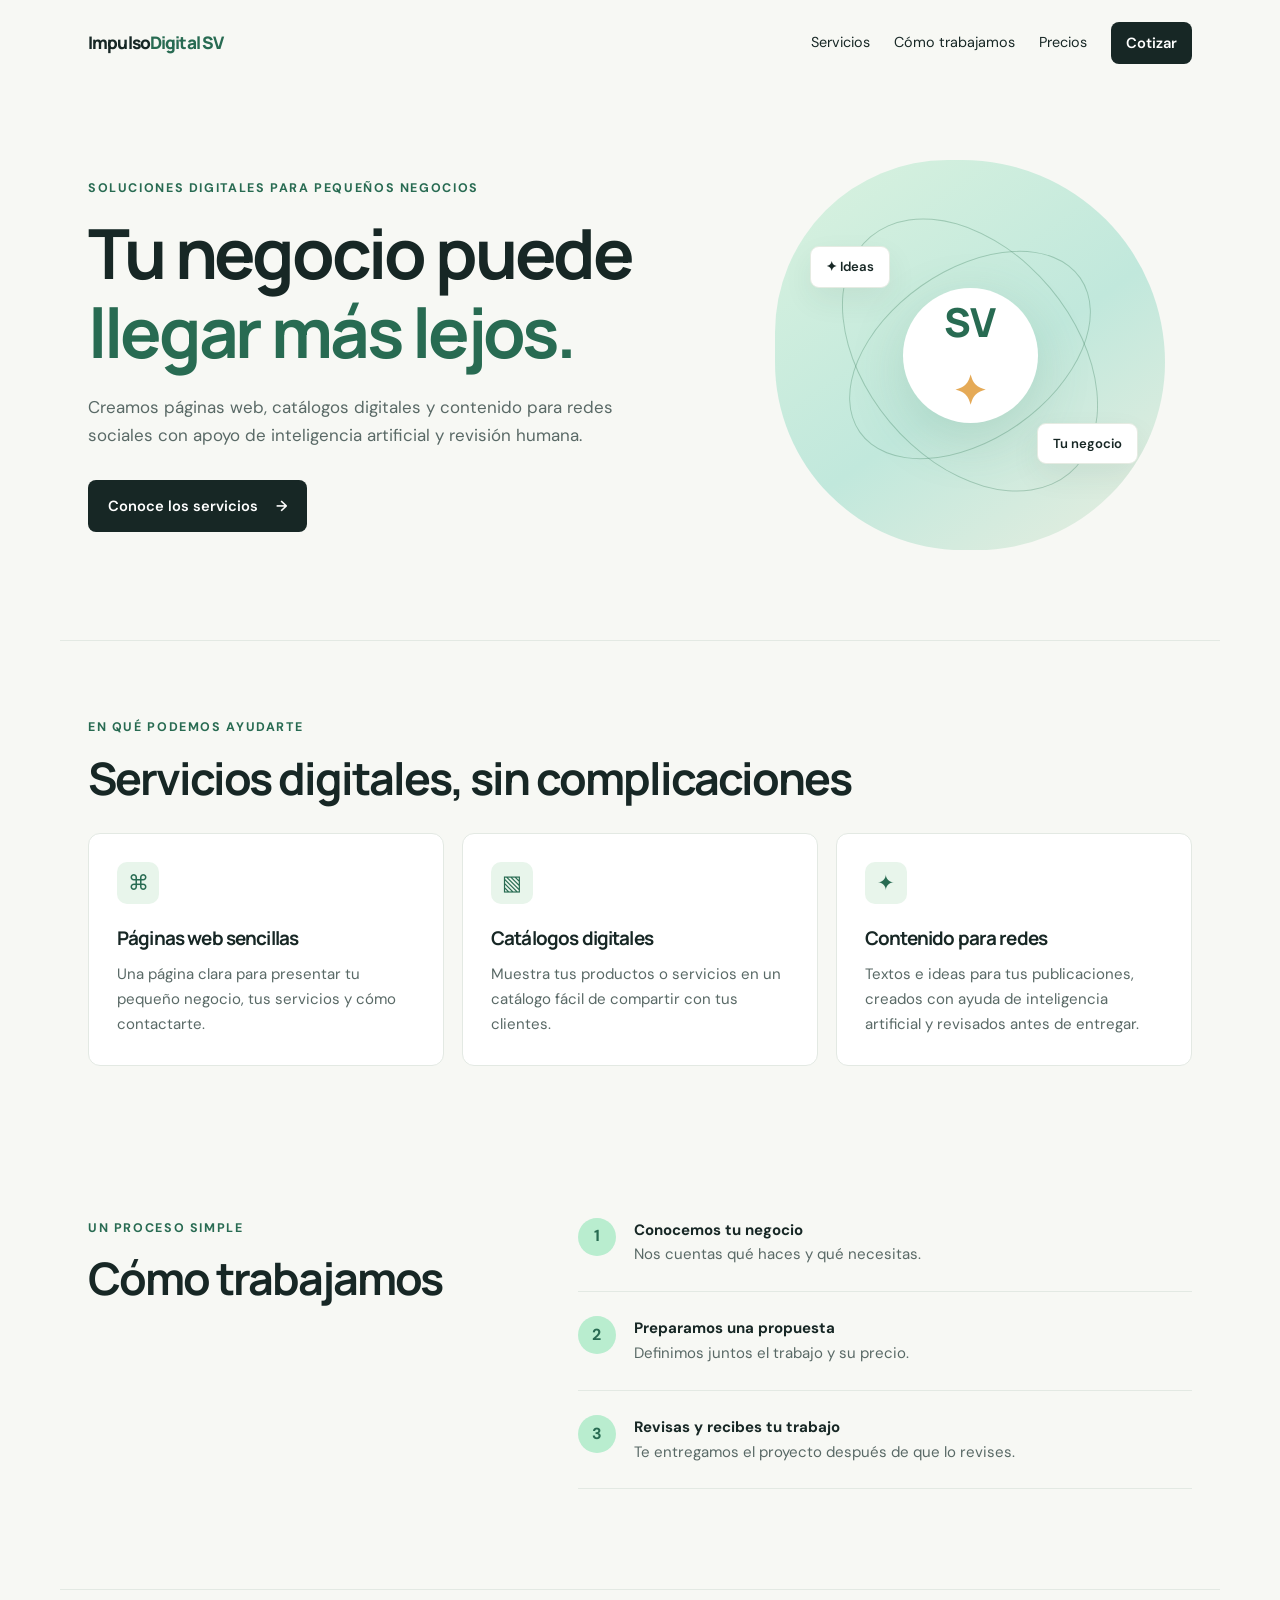
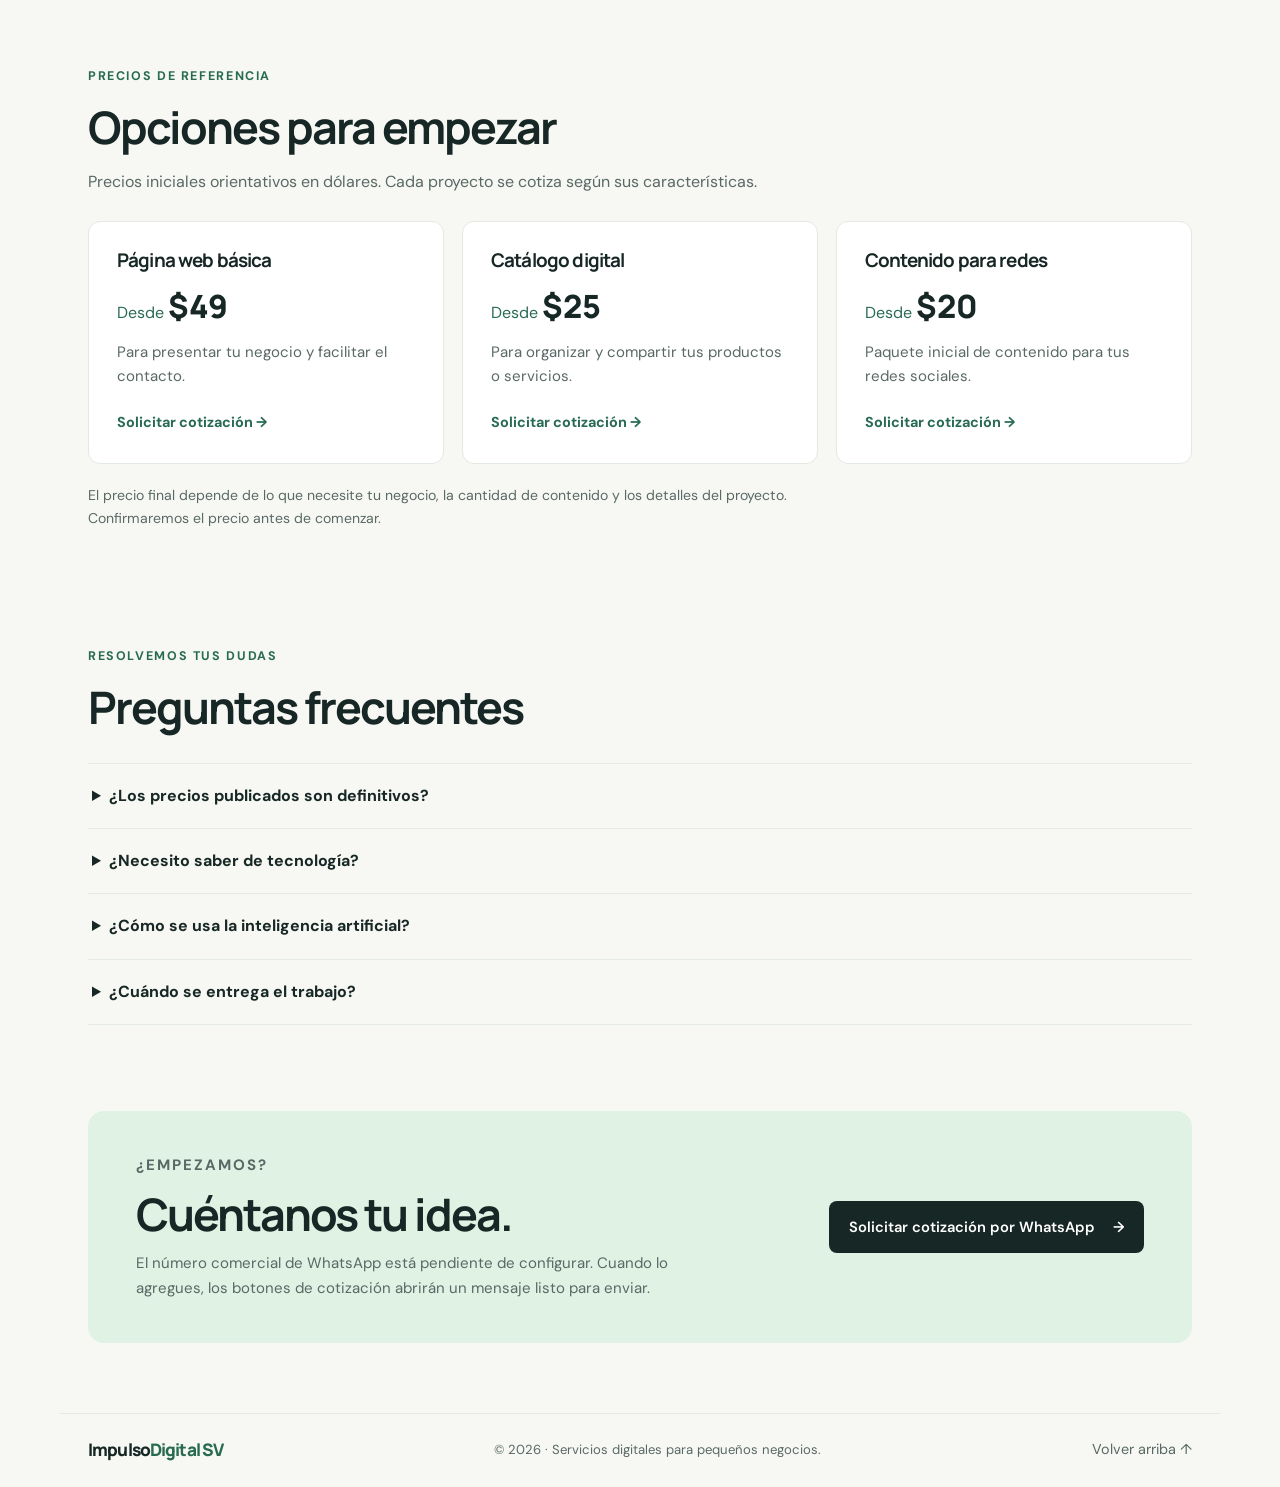
<file: index.html>
<!doctype html>
<html lang="es">
<head>
  <meta charset="utf-8">
  <meta name="viewport" content="width=device-width, initial-scale=1">
  <meta name="description" content="Páginas web, catálogos digitales y contenido para redes sociales para pequeños negocios en El Salvador.">
  <title>Impulso Digital SV | Servicios digitales</title>
  <link rel="stylesheet" href="estilos.css">
</head>
<body>
  <header class="barra">
    <a class="marca" href="#inicio">Impulso<span>Digital SV</span></a>
    <nav aria-label="Navegación principal">
      <a href="#servicios">Servicios</a>
      <a href="#proceso">Cómo trabajamos</a>
      <a href="#precios">Precios</a>
      <a class="boton boton-pequeno" href="#contacto">Cotizar</a>
    </nav>
  </header>

  <main>
    <section class="portada" id="inicio">
      <div class="portada-texto">
        <p class="etiqueta">Soluciones digitales para pequeños negocios</p>
        <h1>Tu negocio puede <span>llegar más lejos.</span></h1>
        <p class="intro">Creamos páginas web, catálogos digitales y contenido para redes sociales con apoyo de inteligencia artificial y revisión humana.</p>
        <a class="boton" href="#servicios">Conoce los servicios <span aria-hidden="true">→</span></a>
      </div>
      <div class="tarjeta-visual" aria-hidden="true">
        <div class="orbita orbita-una"></div><div class="orbita orbita-dos"></div>
        <div class="centro">SV<span>✦</span></div>
        <div class="nota nota-uno">✦ Ideas</div><div class="nota nota-dos">Tu negocio</div>
      </div>
    </section>

    <section class="seccion servicios" id="servicios">
      <p class="etiqueta">En qué podemos ayudarte</p>
      <h2>Servicios digitales, sin complicaciones</h2>
      <div class="rejilla">
        <article class="servicio"><span class="icono" aria-hidden="true">⌘</span><h3>Páginas web sencillas</h3><p>Una página clara para presentar tu pequeño negocio, tus servicios y cómo contactarte.</p></article>
        <article class="servicio"><span class="icono" aria-hidden="true">▧</span><h3>Catálogos digitales</h3><p>Muestra tus productos o servicios en un catálogo fácil de compartir con tus clientes.</p></article>
        <article class="servicio"><span class="icono" aria-hidden="true">✦</span><h3>Contenido para redes</h3><p>Textos e ideas para tus publicaciones, creados con ayuda de inteligencia artificial y revisados antes de entregar.</p></article>
      </div>
    </section>

    <section class="seccion como" id="proceso">
      <div><p class="etiqueta">Un proceso simple</p><h2>Cómo trabajamos</h2></div>
      <ol><li><b>1</b><span><strong>Conocemos tu negocio</strong><br>Nos cuentas qué haces y qué necesitas.</span></li><li><b>2</b><span><strong>Preparamos una propuesta</strong><br>Definimos juntos el trabajo y su precio.</span></li><li><b>3</b><span><strong>Revisas y recibes tu trabajo</strong><br>Te entregamos el proyecto después de que lo revises.</span></li></ol>
    </section>

    <section class="seccion precios" id="precios">
      <p class="etiqueta">Precios de referencia</p>
      <h2>Opciones para empezar</h2>
      <p class="nota-precios">Precios iniciales orientativos en dólares. Cada proyecto se cotiza según sus características.</p>
      <div class="rejilla">
        <article class="precio"><h3>Página web básica</h3><p class="desde">Desde <strong>$49</strong></p><p>Para presentar tu negocio y facilitar el contacto.</p><a class="enlace-cotizacion" href="#contacto">Solicitar cotización →</a></article>
        <article class="precio"><h3>Catálogo digital</h3><p class="desde">Desde <strong>$25</strong></p><p>Para organizar y compartir tus productos o servicios.</p><a class="enlace-cotizacion" href="#contacto">Solicitar cotización →</a></article>
        <article class="precio"><h3>Contenido para redes</h3><p class="desde">Desde <strong>$20</strong></p><p>Paquete inicial de contenido para tus redes sociales.</p><a class="enlace-cotizacion" href="#contacto">Solicitar cotización →</a></article>
      </div>
      <p class="aclaracion">El precio final depende de lo que necesite tu negocio, la cantidad de contenido y los detalles del proyecto. Confirmaremos el precio antes de comenzar.</p>
    </section>

    <section class="seccion preguntas" id="preguntas">
      <p class="etiqueta">Resolvemos tus dudas</p>
      <h2>Preguntas frecuentes</h2>
      <div class="lista-preguntas">
        <details><summary>¿Los precios publicados son definitivos?</summary><p>No. Son precios iniciales orientativos. Cada proyecto se cotiza según sus características y confirmamos el precio contigo antes de iniciar.</p></details>
        <details><summary>¿Necesito saber de tecnología?</summary><p>No. Te acompañamos paso a paso y te explicamos el proceso con palabras sencillas.</p></details>
        <details><summary>¿Cómo se usa la inteligencia artificial?</summary><p>La usamos como apoyo para algunas tareas. Revisamos el contenido y trabajamos contigo para que se ajuste a tu negocio.</p></details>
        <details><summary>¿Cuándo se entrega el trabajo?</summary><p>El plazo depende de lo que acordemos en la propuesta. Revisas el trabajo antes de la entrega final.</p></details>
      </div>
    </section>

    <section class="llamada" id="contacto"><div><p class="etiqueta">¿Empezamos?</p><h2>Cuéntanos tu idea.</h2><p>El número comercial de WhatsApp está pendiente de configurar. Cuando lo agregues, los botones de cotización abrirán un mensaje listo para enviar.</p></div><a class="boton boton-claro enlace-cotizacion" href="#contacto" target="_blank" rel="noopener noreferrer">Solicitar cotización por WhatsApp <span aria-hidden="true">→</span></a></section>
  </main>

  <footer><a class="marca" href="#inicio">Impulso<span>Digital SV</span></a><p>© 2026 · Servicios digitales para pequeños negocios.</p><a href="#inicio">Volver arriba ↑</a></footer>
  <script>
    // PENDIENTE DE CONFIGURAR: reemplaza 503XXXXXXXX por tu número salvadoreño real, solo con dígitos.
    // Formato: 503 seguido de los 8 dígitos del número, sin espacios, + ni guiones.
    const NUMERO_WHATSAPP = "503XXXXXXXX";
    const MENSAJE_WHATSAPP = "Hola, quisiera solicitar una cotización";
    const numeroConfigurado = /^503\d{8}$/.test(NUMERO_WHATSAPP);
    const enlacesCotizacion = document.querySelectorAll(".enlace-cotizacion");

    if (numeroConfigurado) {
      const enlaceWhatsApp = `https://wa.me/${NUMERO_WHATSAPP}?text=${encodeURIComponent(MENSAJE_WHATSAPP)}`;
      enlacesCotizacion.forEach((enlace) => {
        enlace.href = enlaceWhatsApp;
      });
    } else {
      enlacesCotizacion.forEach((enlace) => {
        enlace.setAttribute("aria-disabled", "true");
        enlace.title = "El número de WhatsApp está pendiente de configurar";
      });
    }
  </script>
</body>
</html>
</file>
<file: estilos.css>
@import url('https://fonts.googleapis.com/css2?family=DM+Sans:wght@400;500;600;700&family=Manrope:wght@400;500;600;700;800&display=swap');
:root{--tinta:#172725;--suave:#596966;--fondo:#f7f8f4;--verde:#b9edcf;--acento:#286b52;--linea:#e3e9e3}
*{box-sizing:border-box}html{scroll-behavior:smooth}body{margin:0;background:var(--fondo);color:var(--tinta);font-family:'DM Sans',Arial,sans-serif;line-height:1.65}.barra,footer{display:flex;align-items:center;justify-content:space-between;max-width:1160px;margin:auto;padding:22px 28px}.marca{text-decoration:none;color:var(--tinta);font-family:Manrope,Arial,sans-serif;font-weight:800;font-size:1.08rem;letter-spacing:-.05em}.marca span{color:var(--acento)}nav{display:flex;align-items:center;gap:24px}nav a,footer>a:last-child{color:var(--tinta);font-size:.9rem;text-decoration:none}.boton{display:inline-flex;align-items:center;gap:18px;padding:14px 20px;border-radius:8px;background:var(--tinta);color:white;text-decoration:none;font-weight:600;font-size:.92rem}.boton:hover{background:var(--acento)}.boton-pequeno{padding:9px 15px}.portada{max-width:1160px;min-height:550px;margin:auto;padding:74px 28px 90px;display:grid;grid-template-columns:1.15fr .85fr;align-items:center;gap:60px}.portada-texto{max-width:610px}.etiqueta{margin:0 0 14px;color:var(--acento);font-size:.78rem;font-weight:700;letter-spacing:.13em;text-transform:uppercase}h1,h2,h3,p{margin-top:0}h1,h2,h3{font-family:Manrope,Arial,sans-serif;line-height:1.15;letter-spacing:-.045em}h1{font-size:clamp(2.8rem,5.4vw,4.6rem);margin-bottom:22px}h1 span{color:var(--acento)}.intro{max-width:530px;margin-bottom:30px;color:var(--suave);font-size:1.06rem}.tarjeta-visual{position:relative;width:min(100%,390px);aspect-ratio:1;margin:auto;border-radius:46% 54% 50% 50%;background:linear-gradient(145deg,#d9f2df,#c1e8dc 55%,#e8eee0);display:grid;place-items:center;overflow:hidden}.centro{z-index:2;width:135px;height:135px;border-radius:50%;display:grid;place-items:center;background:#fff;color:var(--acento);font:800 2.5rem Manrope,Arial;box-shadow:0 16px 55px #52846630}.centro span{color:#e5aa57}.orbita{position:absolute;width:270px;height:170px;border:1px solid #40826255;border-radius:50%;transform:rotate(-35deg)}.orbita-dos{transform:rotate(50deg);width:310px;height:210px}.nota{position:absolute;z-index:3;padding:9px 15px;border:1px solid #e5ebe2;border-radius:9px;background:#fff;box-shadow:0 12px 30px #244a3912;font-size:.82rem;font-weight:600}.nota-uno{top:22%;left:9%}.nota-dos{right:7%;bottom:22%}.seccion{max-width:1160px;margin:auto;padding:76px 28px}.servicios{border-top:1px solid var(--linea)}h2{font-size:clamp(2rem,3.5vw,2.8rem);margin-bottom:30px}.rejilla{display:grid;grid-template-columns:repeat(3,1fr);gap:18px}.servicio,.precio{padding:28px;border:1px solid var(--linea);border-radius:12px;background:#fff}.icono{display:grid;place-items:center;width:42px;height:42px;margin-bottom:24px;border-radius:10px;background:#e8f5eb;color:var(--acento);font-size:1.3rem}.servicio h3,.precio h3{font-size:1.18rem;margin-bottom:12px}.servicio p,.precio>p:not(.desde),.como li span,.llamada p{color:var(--suave);font-size:.94rem;margin-bottom:0}.como{display:grid;grid-template-columns:.8fr 1.2fr;gap:80px;align-items:start}.como h2{margin-bottom:0}.como ol{list-style:none;padding:0;margin:0}.como li{display:flex;gap:18px;padding:0 0 24px;margin-bottom:24px;border-bottom:1px solid var(--linea)}.como li b{display:grid;place-items:center;flex:0 0 38px;height:38px;border-radius:50%;background:var(--verde);color:var(--acento)}.como li strong{color:var(--tinta)}.precios{border-top:1px solid var(--linea)}.nota-precios{color:var(--suave);margin-top:-14px;margin-bottom:26px}.precio{display:flex;flex-direction:column;align-items:flex-start}.precio .desde{color:var(--acento);margin:0 0 12px}.desde strong{font:800 2rem Manrope,Arial;color:var(--tinta)}.precio a{margin-top:auto;padding-top:22px;color:var(--acento);font-weight:700;font-size:.9rem;text-decoration:none}.aclaracion{max-width:760px;margin:20px 0 0;color:var(--suave);font-size:.88rem}.preguntas{padding-top:40px}.lista-preguntas{border-top:1px solid var(--linea)}details{padding:19px 4px;border-bottom:1px solid var(--linea)}summary{cursor:pointer;font-weight:700}details p{max-width:800px;margin:12px 0 0;color:var(--suave);font-size:.94rem}.llamada{max-width:1104px;margin:10px auto 70px;padding:42px 48px;border-radius:16px;background:#dff2e4;display:flex;align-items:center;justify-content:space-between;gap:25px}.llamada h2{margin-bottom:12px}.llamada .etiqueta{margin-bottom:10px}.llamada>div{max-width:600px}.boton-claro{background:var(--tinta);white-space:nowrap}footer{border-top:1px solid var(--linea);color:var(--suave);font-size:.82rem}footer p{margin:0}footer>a:last-child{color:var(--suave)}
@media(max-width:900px){nav{gap:14px}nav a{font-size:.82rem}.portada{gap:30px}}
@media(max-width:700px){.barra{padding:18px 20px;align-items:flex-start;gap:16px;flex-direction:column}nav{width:100%;justify-content:space-between;gap:8px;flex-wrap:wrap}nav a,nav a:not(.boton){display:inline;font-size:.82rem}.portada{grid-template-columns:1fr;gap:35px;padding:56px 22px}.portada-texto{margin:auto}.tarjeta-visual{width:min(78vw,340px)}.seccion{padding:58px 22px}.rejilla{grid-template-columns:1fr}.como{grid-template-columns:1fr;gap:30px}.precios{padding-top:55px}.preguntas{padding-top:30px}.llamada{margin:0 18px 45px;padding:30px 24px;align-items:flex-start;flex-direction:column}.llamada .boton{white-space:normal}footer{gap:14px;flex-wrap:wrap;padding:20px}footer p{order:3;width:100%}}
</file>
